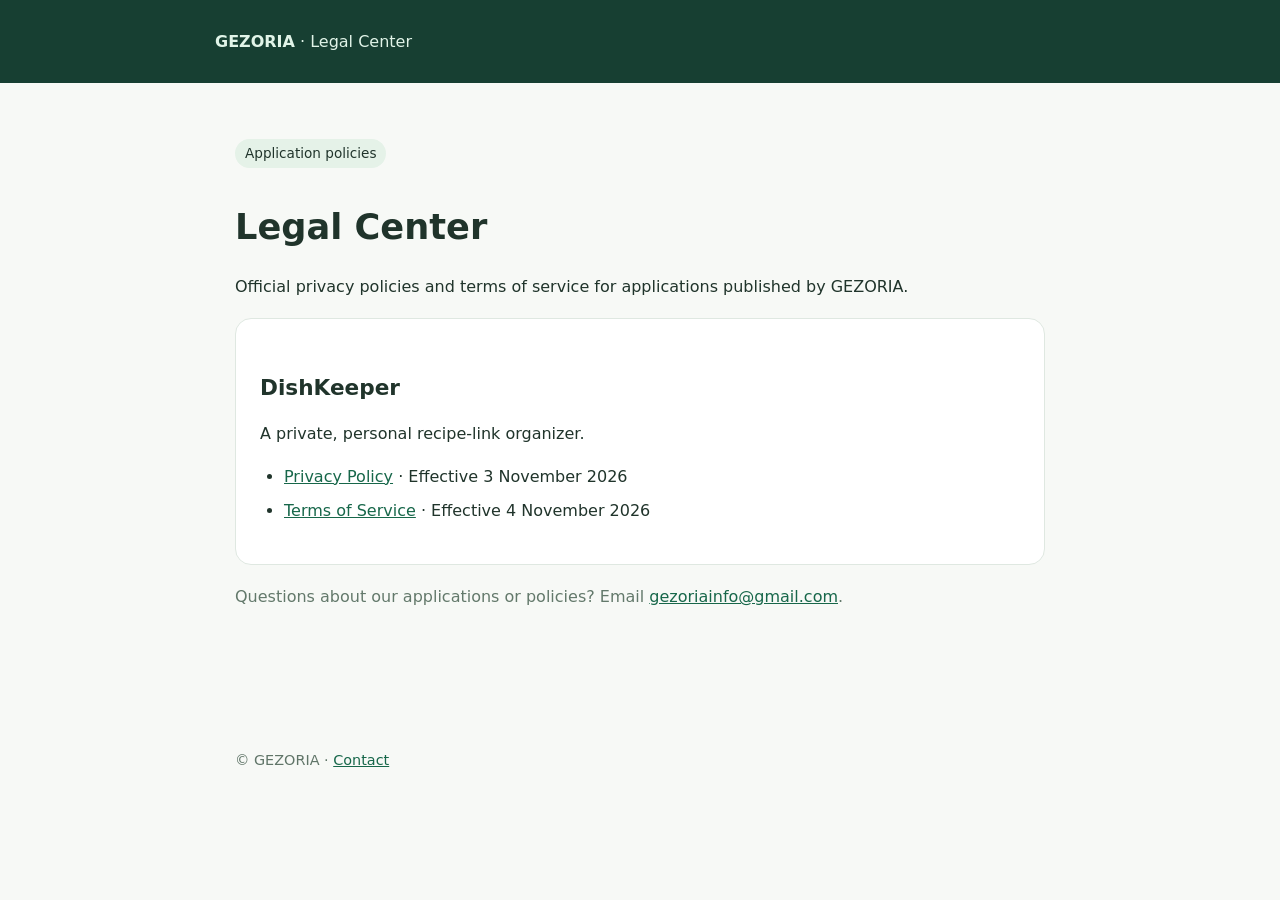
<file: index.html>
<!doctype html>
<html lang="en"><head><meta charset="utf-8"><meta name="viewport" content="width=device-width, initial-scale=1"><meta name="description" content="Official privacy policies and terms for GEZORIA apps"><title>Legal Center | GEZORIA</title><link rel="stylesheet" href="assets/style.css"></head>
<body><header><a href="index.html"><strong>GEZORIA</strong> · Legal Center</a></header>
<main><p class="tag">Application policies</p><h1>Legal Center</h1><p>Official privacy policies and terms of service for applications published by GEZORIA.</p>
<article><h2>DishKeeper</h2><p>A private, personal recipe-link organizer.</p><ul><li><a href="dishkeeper/privacy.html">Privacy Policy</a> · Effective 3 November 2026</li><li><a href="dishkeeper/terms.html">Terms of Service</a> · Effective 4 November 2026</li></ul></article>
<p class="muted">Questions about our applications or policies? Email <a href="mailto:gezoriainfo@gmail.com">gezoriainfo@gmail.com</a>.</p></main><footer>© GEZORIA · <a href="mailto:gezoriainfo@gmail.com">Contact</a></footer></body></html>
</file>
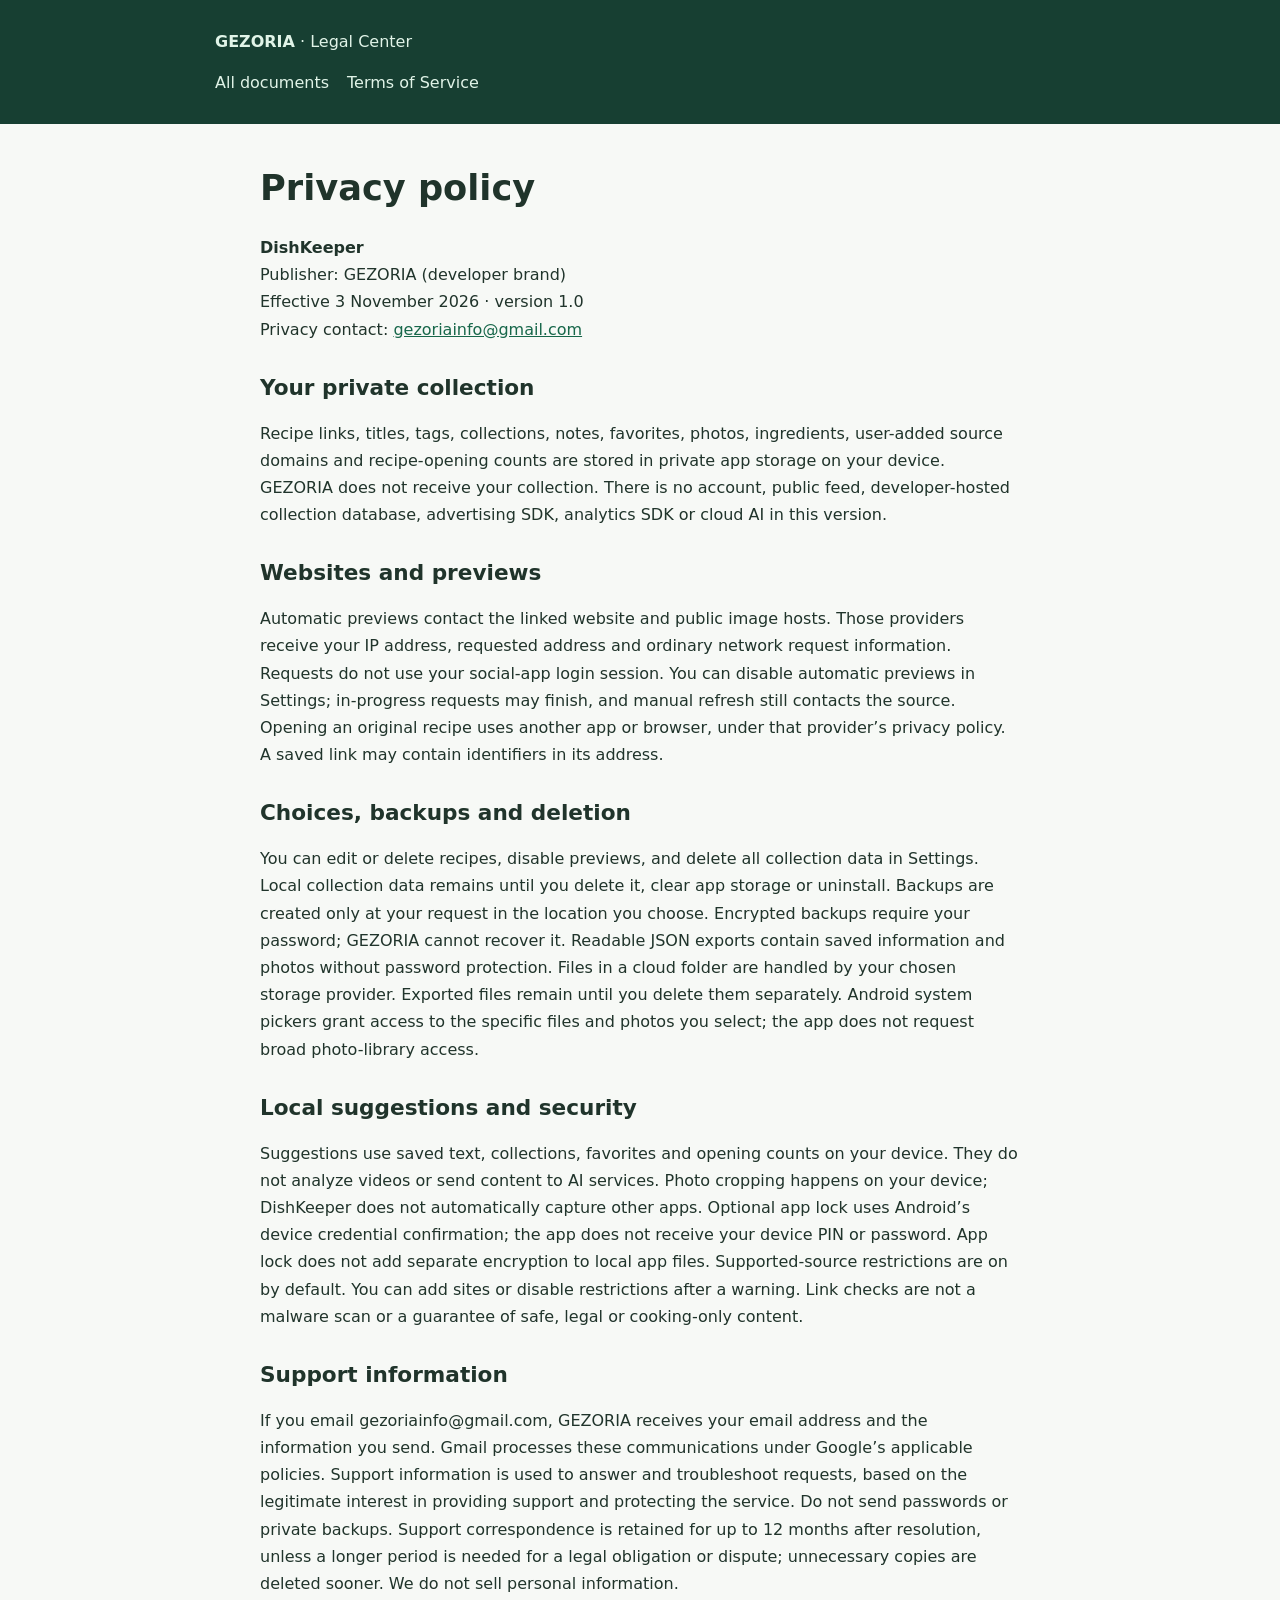
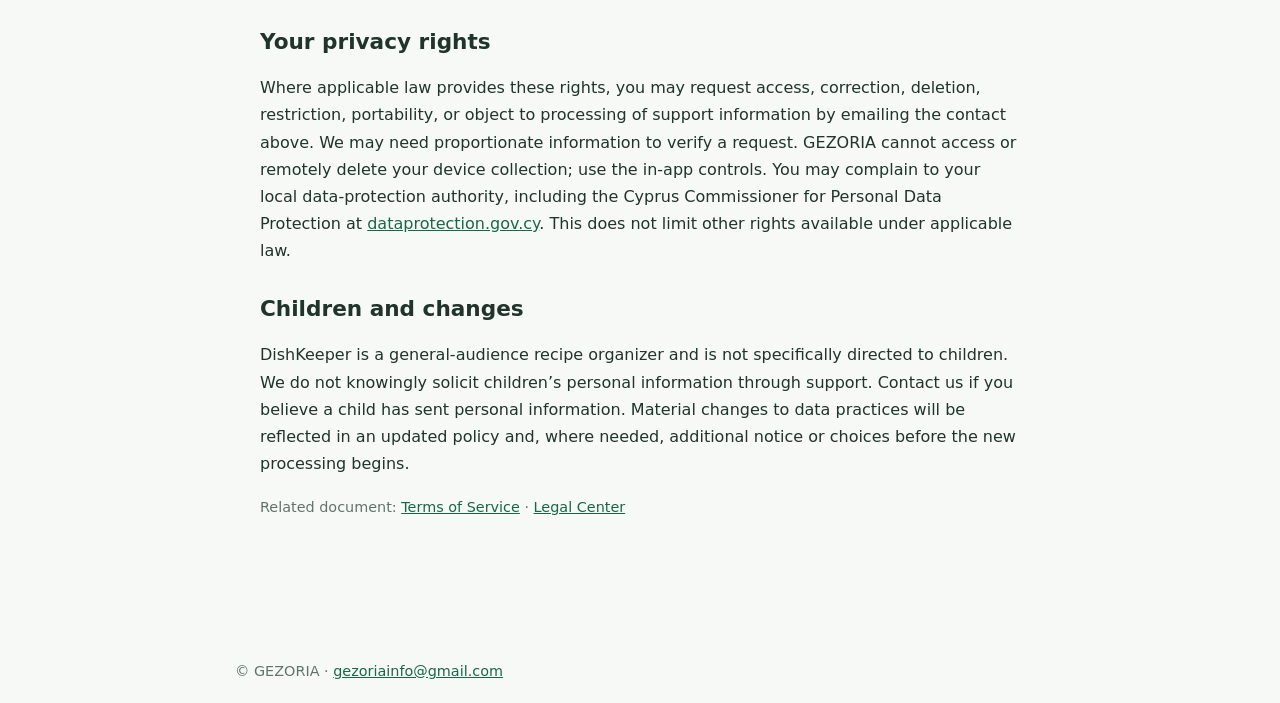
<file: dishkeeper/privacy.html>
<!doctype html>
<html lang="en">
<head>
<meta charset="utf-8">
<meta name="viewport" content="width=device-width, initial-scale=1">
<meta name="description" content="DishKeeper Privacy Policy by GEZORIA">
<title>DishKeeper Privacy Policy | GEZORIA</title>
<link rel="stylesheet" href="../assets/style.css">
</head>
<body>
<header><a href="../index.html"><strong>GEZORIA</strong> · Legal Center</a><nav class="navlinks"><a href="../index.html">All documents</a><a href="terms.html">Terms of Service</a></nav></header>
<main class="policy">
<h1>Privacy policy</h1>
<p><strong>DishKeeper</strong><br/>Publisher: GEZORIA (developer brand)<br/>Effective 3 November 2026 · version 1.0<br/>Privacy contact: <a href="mailto:gezoriainfo@gmail.com">gezoriainfo@gmail.com</a></p>


<h2>Your private collection</h2>
<p>Recipe links, titles, tags, collections, notes, favorites, photos, ingredients, user-added source domains and recipe-opening counts are stored in private app storage on your device. GEZORIA does not receive your collection. There is no account, public feed, developer-hosted collection database, advertising SDK, analytics SDK or cloud AI in this version.</p>


<h2>Websites and previews</h2>
<p>Automatic previews contact the linked website and public image hosts. Those providers receive your IP address, requested address and ordinary network request information. Requests do not use your social-app login session. You can disable automatic previews in Settings; in-progress requests may finish, and manual refresh still contacts the source. Opening an original recipe uses another app or browser, under that provider’s privacy policy. A saved link may contain identifiers in its address.</p>


<h2>Choices, backups and deletion</h2>
<p>You can edit or delete recipes, disable previews, and delete all collection data in Settings. Local collection data remains until you delete it, clear app storage or uninstall. Backups are created only at your request in the location you choose. Encrypted backups require your password; GEZORIA cannot recover it. Readable JSON exports contain saved information and photos without password protection. Files in a cloud folder are handled by your chosen storage provider. Exported files remain until you delete them separately. Android system pickers grant access to the specific files and photos you select; the app does not request broad photo-library access.</p>


<h2>Local suggestions and security</h2>
<p>Suggestions use saved text, collections, favorites and opening counts on your device. They do not analyze videos or send content to AI services. Photo cropping happens on your device; DishKeeper does not automatically capture other apps. Optional app lock uses Android’s device credential confirmation; the app does not receive your device PIN or password. App lock does not add separate encryption to local app files. Supported-source restrictions are on by default. You can add sites or disable restrictions after a warning. Link checks are not a malware scan or a guarantee of safe, legal or cooking-only content.</p>


<h2>Support information</h2>
<p>If you email gezoriainfo@gmail.com, GEZORIA receives your email address and the information you send. Gmail processes these communications under Google’s applicable policies. Support information is used to answer and troubleshoot requests, based on the legitimate interest in providing support and protecting the service. Do not send passwords or private backups. Support correspondence is retained for up to 12 months after resolution, unless a longer period is needed for a legal obligation or dispute; unnecessary copies are deleted sooner. We do not sell personal information.</p>


<h2>Your privacy rights</h2>
<p>Where applicable law provides these rights, you may request access, correction, deletion, restriction, portability, or object to processing of support information by emailing the contact above. We may need proportionate information to verify a request. GEZORIA cannot access or remotely delete your device collection; use the in-app controls. You may complain to your local data-protection authority, including the Cyprus Commissioner for Personal Data Protection at <a href="https://www.dataprotection.gov.cy/">dataprotection.gov.cy</a>. This does not limit other rights available under applicable law.</p>


<h2>Children and changes</h2>
<p>DishKeeper is a general-audience recipe organizer and is not specifically directed to children. We do not knowingly solicit children’s personal information through support. Contact us if you believe a child has sent personal information. Material changes to data practices will be reflected in an updated policy and, where needed, additional notice or choices before the new processing begins.</p>
<p class="notice">Related document: <a href="terms.html">Terms of Service</a> · <a href="../index.html">Legal Center</a></p>
</main>
<footer>© GEZORIA · <a href="mailto:gezoriainfo@gmail.com">gezoriainfo@gmail.com</a></footer>
</body>
</html>
</file>
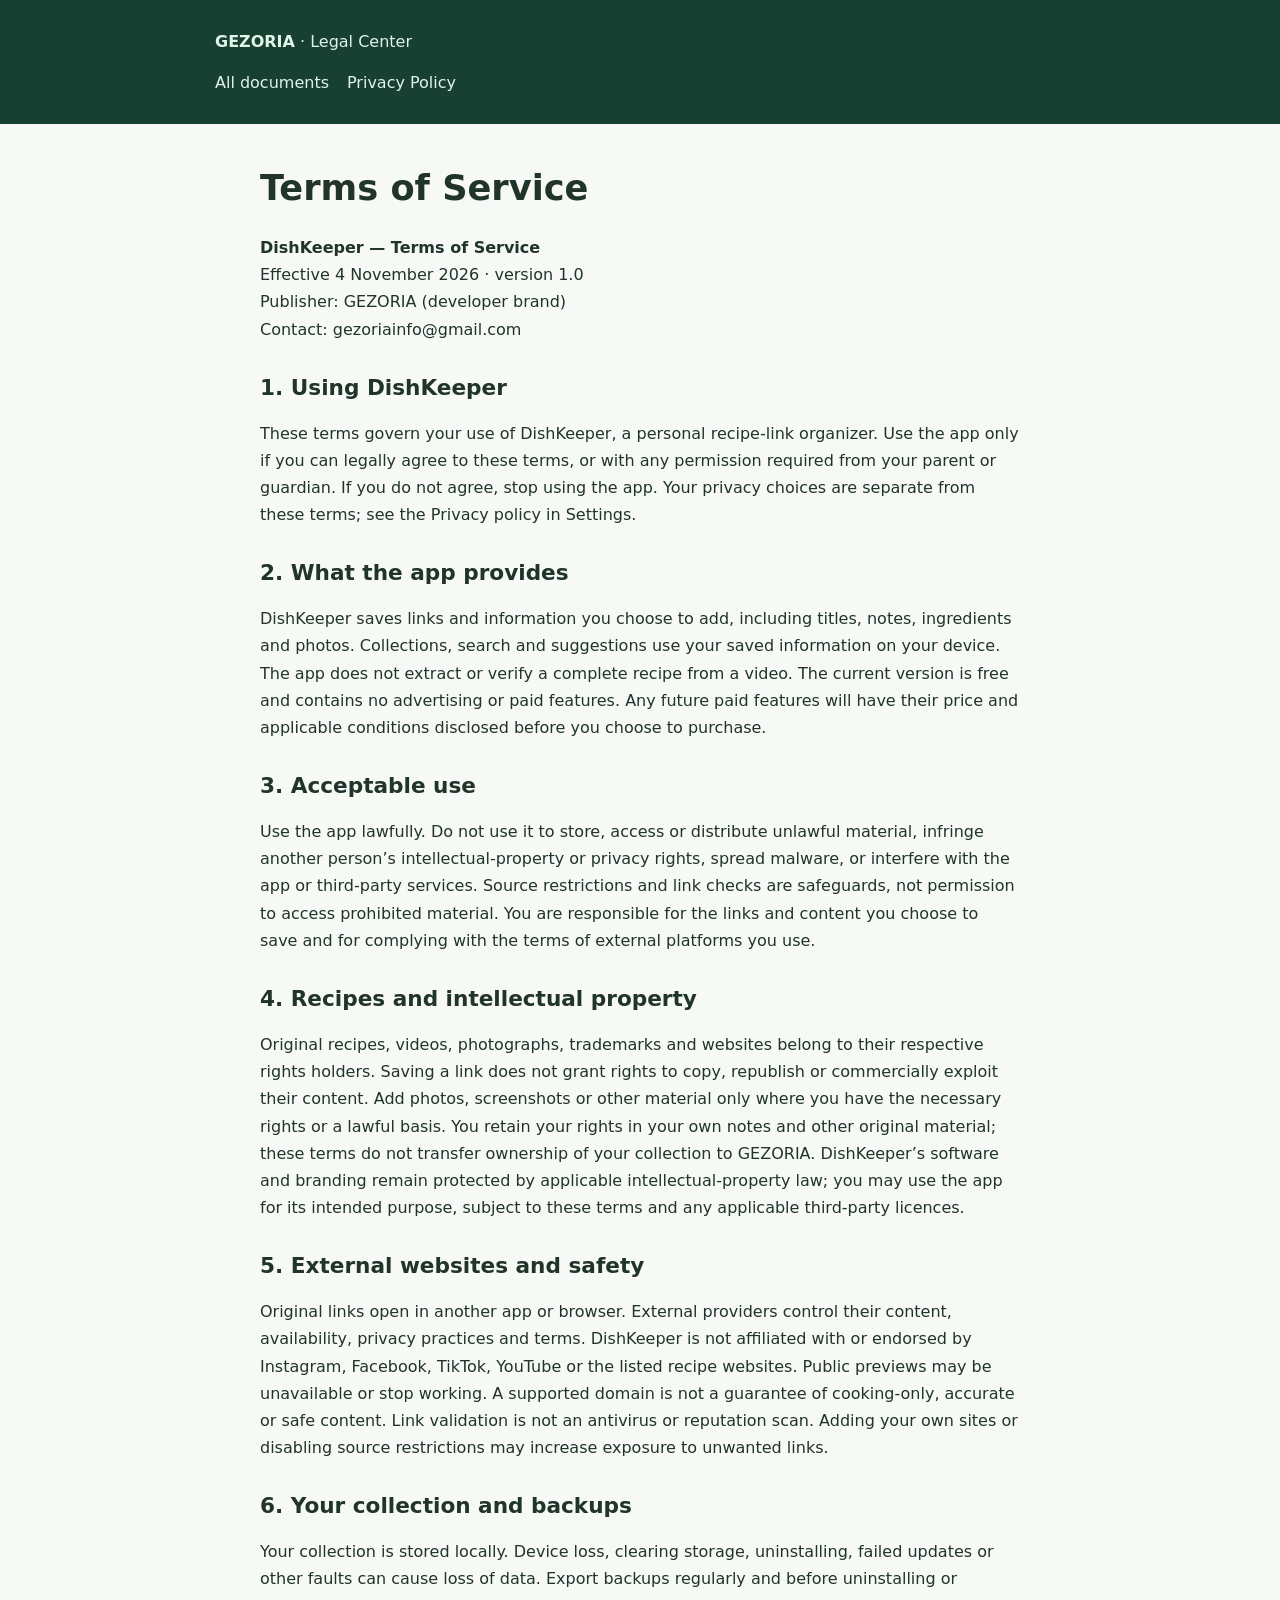
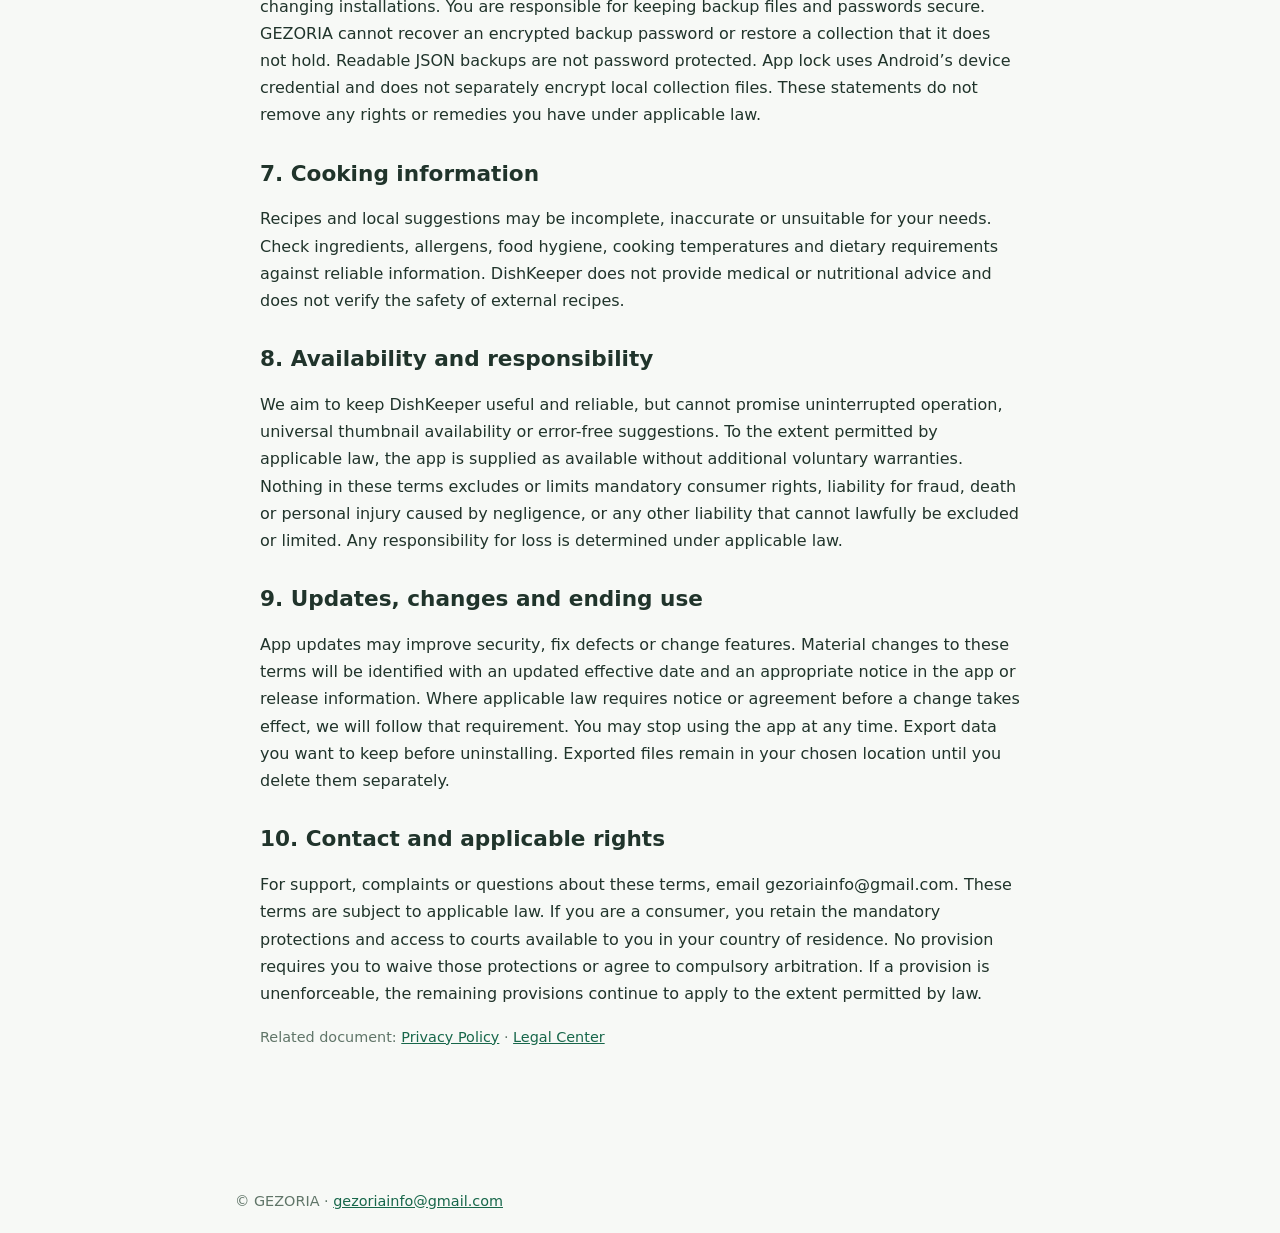
<file: dishkeeper/terms.html>
<!doctype html>
<html lang="en">
<head>
<meta charset="utf-8">
<meta name="viewport" content="width=device-width, initial-scale=1">
<meta name="description" content="DishKeeper Terms of Service by GEZORIA">
<title>DishKeeper Terms of Service | GEZORIA</title>
<link rel="stylesheet" href="../assets/style.css">
</head>
<body>
<header><a href="../index.html"><strong>GEZORIA</strong> · Legal Center</a><nav class="navlinks"><a href="../index.html">All documents</a><a href="privacy.html">Privacy Policy</a></nav></header>
<main class="policy">
<h1>Terms of Service</h1>
<p><strong>DishKeeper — Terms of Service</strong><br/>Effective 4 November 2026 · version 1.0<br/>Publisher: GEZORIA (developer brand)<br/>Contact: gezoriainfo@gmail.com</p>
<h2>1. Using DishKeeper</h2>
<p>These terms govern your use of DishKeeper, a personal recipe-link organizer. Use the app only if you can legally agree to these terms, or with any permission required from your parent or guardian. If you do not agree, stop using the app. Your privacy choices are separate from these terms; see the Privacy policy in Settings.</p>
<h2>2. What the app provides</h2>
<p>DishKeeper saves links and information you choose to add, including titles, notes, ingredients and photos. Collections, search and suggestions use your saved information on your device. The app does not extract or verify a complete recipe from a video. The current version is free and contains no advertising or paid features. Any future paid features will have their price and applicable conditions disclosed before you choose to purchase.</p>
<h2>3. Acceptable use</h2>
<p>Use the app lawfully. Do not use it to store, access or distribute unlawful material, infringe another person’s intellectual-property or privacy rights, spread malware, or interfere with the app or third-party services. Source restrictions and link checks are safeguards, not permission to access prohibited material. You are responsible for the links and content you choose to save and for complying with the terms of external platforms you use.</p>
<h2>4. Recipes and intellectual property</h2>
<p>Original recipes, videos, photographs, trademarks and websites belong to their respective rights holders. Saving a link does not grant rights to copy, republish or commercially exploit their content. Add photos, screenshots or other material only where you have the necessary rights or a lawful basis. You retain your rights in your own notes and other original material; these terms do not transfer ownership of your collection to GEZORIA. DishKeeper’s software and branding remain protected by applicable intellectual-property law; you may use the app for its intended purpose, subject to these terms and any applicable third-party licences.</p>
<h2>5. External websites and safety</h2>
<p>Original links open in another app or browser. External providers control their content, availability, privacy practices and terms. DishKeeper is not affiliated with or endorsed by Instagram, Facebook, TikTok, YouTube or the listed recipe websites. Public previews may be unavailable or stop working. A supported domain is not a guarantee of cooking-only, accurate or safe content. Link validation is not an antivirus or reputation scan. Adding your own sites or disabling source restrictions may increase exposure to unwanted links.</p>
<h2>6. Your collection and backups</h2>
<p>Your collection is stored locally. Device loss, clearing storage, uninstalling, failed updates or other faults can cause loss of data. Export backups regularly and before uninstalling or changing installations. You are responsible for keeping backup files and passwords secure. GEZORIA cannot recover an encrypted backup password or restore a collection that it does not hold. Readable JSON backups are not password protected. App lock uses Android’s device credential and does not separately encrypt local collection files. These statements do not remove any rights or remedies you have under applicable law.</p>
<h2>7. Cooking information</h2>
<p>Recipes and local suggestions may be incomplete, inaccurate or unsuitable for your needs. Check ingredients, allergens, food hygiene, cooking temperatures and dietary requirements against reliable information. DishKeeper does not provide medical or nutritional advice and does not verify the safety of external recipes.</p>
<h2>8. Availability and responsibility</h2>
<p>We aim to keep DishKeeper useful and reliable, but cannot promise uninterrupted operation, universal thumbnail availability or error-free suggestions. To the extent permitted by applicable law, the app is supplied as available without additional voluntary warranties. Nothing in these terms excludes or limits mandatory consumer rights, liability for fraud, death or personal injury caused by negligence, or any other liability that cannot lawfully be excluded or limited. Any responsibility for loss is determined under applicable law.</p>
<h2>9. Updates, changes and ending use</h2>
<p>App updates may improve security, fix defects or change features. Material changes to these terms will be identified with an updated effective date and an appropriate notice in the app or release information. Where applicable law requires notice or agreement before a change takes effect, we will follow that requirement. You may stop using the app at any time. Export data you want to keep before uninstalling. Exported files remain in your chosen location until you delete them separately.</p>
<h2>10. Contact and applicable rights</h2>
<p>For support, complaints or questions about these terms, email gezoriainfo@gmail.com. These terms are subject to applicable law. If you are a consumer, you retain the mandatory protections and access to courts available to you in your country of residence. No provision requires you to waive those protections or agree to compulsory arbitration. If a provision is unenforceable, the remaining provisions continue to apply to the extent permitted by law.</p>
<p class="notice">Related document: <a href="privacy.html">Privacy Policy</a> · <a href="../index.html">Legal Center</a></p>
</main>
<footer>© GEZORIA · <a href="mailto:gezoriainfo@gmail.com">gezoriainfo@gmail.com</a></footer>
</body>
</html>
</file>
<file: assets/style.css>
*{box-sizing:border-box}body{margin:0;background:#f7f9f6;color:#20342b;font:16px/1.7 system-ui,-apple-system,Segoe UI,sans-serif}header{background:#173f32;color:white;padding:28px max(20px,calc((100% - 850px)/2))}header a{color:#e1f4e8;text-decoration:none}main{max-width:850px;margin:42px auto;padding:0 20px 60px}h1,h2{line-height:1.25}h1{font-size:2.2rem}h2{margin-top:2rem;font-size:1.35rem}a{color:#17674a}article,.panel{background:white;border:1px solid #dfe8e1;border-radius:16px;padding:24px;margin:18px 0}footer{max-width:850px;margin:auto;padding:20px;color:#607568;font-size:.9rem}.muted{color:#63796b}.tag{display:inline-block;background:#e5f2e8;padding:3px 10px;border-radius:50px;font-size:.85rem}ul{padding-left:24px}li{margin:7px 0}@media(max-width:600px){h1{font-size:1.7rem}article,.panel{padding:18px}}
.policy{max-width:800px}.policy h2{margin-top:2rem}.policy p{margin:0 0 1.1rem}.meta{color:#607568}.navlinks{display:flex;gap:18px;flex-wrap:wrap;margin-top:14px}.navlinks a{color:#e1f4e8}.notice{font-size:.9rem;color:#607568}
</file>
